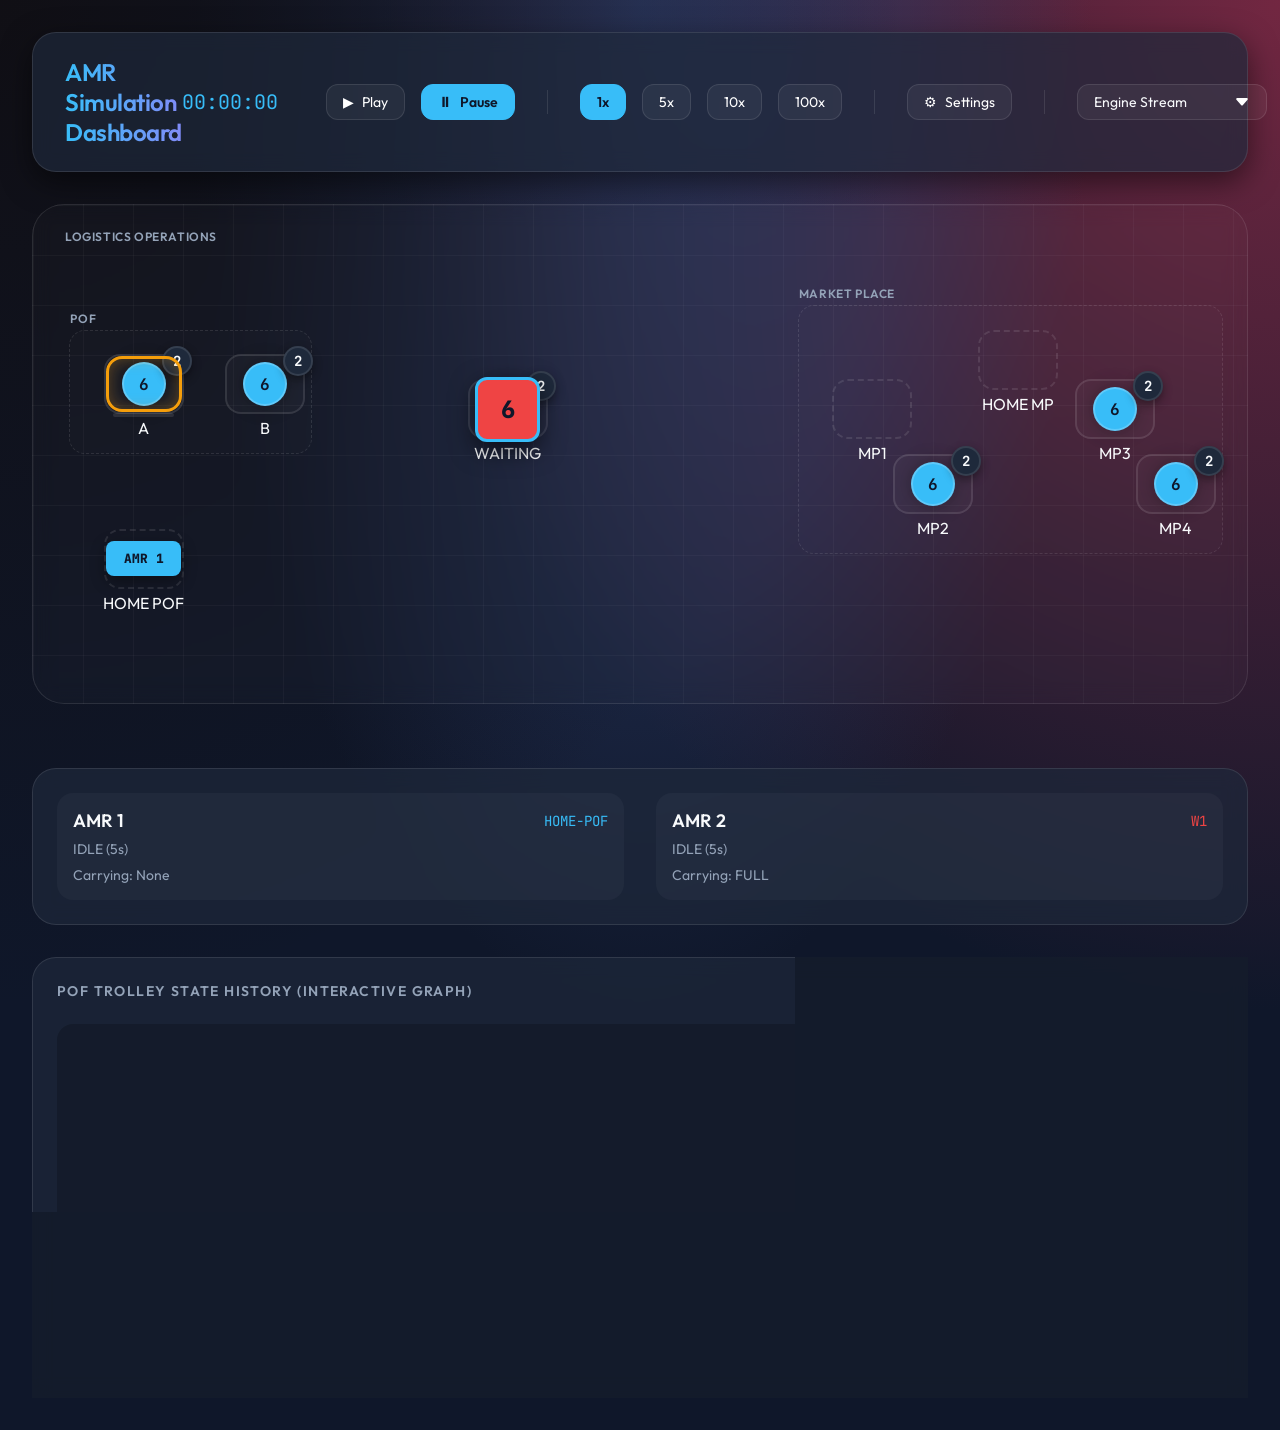
<file: index.html>
<!DOCTYPE html>
<html lang="en">

<head>
    <meta charset="UTF-8">
    <meta name="viewport" content="width=device-width, initial-scale=1.0">
    <title>AMR Pick-Delivery Simulation</title>
    <link rel="preconnect" href="https://fonts.googleapis.com">
    <link rel="preconnect" href="https://fonts.gstatic.com" crossorigin>
    <link
        href="https://fonts.googleapis.com/css2?family=Outfit:wght@300;400;600&family=JetBrains+Mono:wght@400;600&display=swap"
        rel="stylesheet">
    <link rel="stylesheet" href="style.css">
</head>

<body>
    <header>
        <h1>AMR Simulation Dashboard</h1>
        <div class="controls">
            <div id="sim-time"
                style="font-family: 'JetBrains Mono'; margin-right: 2rem; font-size: 1.25rem; color: var(--accent-blue);">
                00:00:00</div>
            <button id="btn-play"><span>▶</span> Play</button>
            <button id="btn-pause" class="active"><span>⏸</span> Pause</button>
            <div style="width: 1px; height: 24px; background: var(--border); margin: 0 1rem;"></div>
            <button class="btn-speed" data-speed="1">1x</button>
            <button class="btn-speed" data-speed="5">5x</button>
            <button class="btn-speed" data-speed="10">10x</button>
            <button class="btn-speed" data-speed="100">100x</button>
            <div style="width: 1px; height: 24px; background: var(--border); margin: 0 1rem;"></div>
            <a href="config.html" class="nav-link"><span>⚙</span> Settings</a>
            <div style="width: 1px; height: 24px; background: var(--border); margin: 0 1rem;"></div>
            <select id="stream-selector">
                <option value="engine">Engine Stream</option>
                <option value="transmission">Transmission Stream</option>
            </select>
        </div>
    </header>

    <div class="main-grid">
        <div class="panel simulation-map">
            <div class="map-label" style="top: 1.5rem; left: 2rem;">Logistics Operations</div>

            <!-- Visual Zones -->
            <div class="map-zone" id="zone-pof">
                <div class="map-label" style="top: -1.2rem; left: 0;">POF</div>
            </div>
            <div class="map-zone" id="zone-mp">
                <div class="map-label" style="top: -1.2rem; left: 0;">Market Place</div>
            </div>

            <!-- POF Area -->
            <div class="station-container" id="station-POF-A">
                <div class="station-box">
                    <div class="indicator"></div>
                    <div class="trolley"></div>
                    <div class="status-badge">0</div>
                    <div class="progress-bar">
                        <div class="progress-fill"></div>
                    </div>
                </div>
                <div class="station-label">A</div>
            </div>
            <div class="station-container" id="station-POF-B">
                <div class="station-box">
                    <div class="indicator"></div>
                    <div class="trolley"></div>
                    <div class="status-badge">0</div>
                    <div class="progress-bar">
                        <div class="progress-fill"></div>
                    </div>
                </div>
                <div class="station-label">B</div>
            </div>

            <!-- Waiting Area -->
            <div class="station-container" id="station-W1">
                <div class="station-box">
                    <div class="trolley"></div>
                    <div class="status-badge">0</div>
                </div>
                <div class="station-label">WAITING</div>
            </div>

            <!-- Home Points -->
            <div class="station-container" id="station-HOME-POF">
                <div class="station-box"></div>
                <div class="station-label">HOME POF</div>
            </div>
            <div class="station-container" id="station-HOME-MP">
                <div class="station-box"></div>
                <div class="station-label">HOME MP</div>
            </div>

            <!-- Market Place Cluster -->
            <div class="station-container" id="station-MP1">
                <div class="station-box">
                    <div class="indicator"></div>
                    <div class="trolley"></div>
                    <div class="status-badge">0</div>
                    <div class="progress-bar">
                        <div class="progress-fill"></div>
                    </div>
                </div>
                <div class="station-label">MP1</div>
            </div>
            <div class="station-container" id="station-MP2">
                <div class="station-box">
                    <div class="indicator"></div>
                    <div class="trolley"></div>
                    <div class="status-badge">0</div>
                    <div class="progress-bar">
                        <div class="progress-fill"></div>
                    </div>
                </div>
                <div class="station-label">MP2</div>
            </div>
            <div class="station-container" id="station-MP3">
                <div class="station-box">
                    <div class="indicator"></div>
                    <div class="trolley"></div>
                    <div class="status-badge">0</div>
                    <div class="progress-bar">
                        <div class="progress-fill"></div>
                    </div>
                </div>
                <div class="station-label">MP3</div>
            </div>
            <div class="station-container" id="station-MP4">
                <div class="station-box">
                    <div class="indicator"></div>
                    <div class="trolley"></div>
                    <div class="status-badge">0</div>
                    <div class="progress-bar">
                        <div class="progress-fill"></div>
                    </div>
                </div>
                <div class="station-label">MP4</div>
            </div>
        </div>

        <div class="panel status-panel" style="grid-column: span 3; margin-top: 2rem;">
            <div class="amr-status-card" id="status-amr1">
                <div class="amr-status-header">
                    <div class="amr-name">AMR 1</div>
                    <div class="amr-location">HOME-POF</div>
                </div>
                <div class="amr-state-text">IDLE</div>
                <div class="amr-state-text carrying">Carrying: None</div>
            </div>
            <div class="amr-status-card" id="status-amr2">
                <div class="amr-status-header">
                    <div class="amr-name">AMR 2</div>
                    <div class="amr-location">W1</div>
                </div>
                <div class="amr-state-text">IDLE</div>
                <div class="amr-state-text carrying">Carrying: Full Trolley</div>
            </div>
        </div>

        <div class="panel graph-panel">
            <div class="panel-title">POF Trolley State History (Interactive Graph)</div>
            <canvas id="state-graph"></canvas>
            <div
                style="font-size: 0.75rem; color: var(--text-secondary); display: flex; gap: 2rem; justify-content: space-between; align-items: center;">
                <div style="display: flex; gap: 2rem;">
                    <div style="display: flex; align-items: center; gap: 0.5rem;">
                        <div style="width: 12px; height: 12px; background: #38bdf8; border-radius: 2px;"></div> POF-A
                        State
                    </div>
                    <div style="display: flex; align-items: center; gap: 0.5rem;">
                        <div style="width: 12px; height: 12px; background: #ef4444; border-radius: 2px;"></div> POF-B
                        State (Dashed)
                    </div>
                    <div>[Scroll to zoom • Drag to pan • Double-click to reset]</div>
                </div>
                <div style="display: flex; gap: 0.5rem;">
                    <button id="btn-export-csv" style="padding: 0.25rem 0.75rem; font-size: 0.75rem;">Export
                        CSV</button>
                    <button id="btn-export-img" style="padding: 0.25rem 0.75rem; font-size: 0.75rem;">Save
                        Image</button>
                </div>
            </div>
        </div>
    </div>
    </div>

    <svg id="transition-layer">
        <defs>
            <marker id="arrowhead" markerWidth="10" markerHeight="7" refX="9" refY="3.5" orient="auto">
                <polygon points="0 0, 10 3.5, 0 7" fill="var(--accent-blue)" />
            </marker>
            <marker id="arrowhead-red" markerWidth="10" markerHeight="7" refX="9" refY="3.5" orient="auto">
                <polygon points="0 0, 10 3.5, 0 7" fill="#ef4444" />
            </marker>
        </defs>
    </svg>

    <div id="amr1" class="amr-icon amr1">1</div>
    <div id="amr2" class="amr-icon amr2">2</div>

    <script>
        const state = {
            isRunning: false,
            speed: 1,
            time: 0,
            lastUpdate: Date.now(),
            stations: {
                'POF-A': { id: 'POF-A', type: 'POF', trolleyState: 2, isConsuming: true, progress: 0 },
                'POF-B': { id: 'POF-B', type: 'POF', trolleyState: 2, isConsuming: false, progress: 0 },
                'W1': { id: 'W1', type: 'WAITING', trolleyState: 2 },
                'HOME-POF': { id: 'HOME-POF', type: 'HOME' },
                'HOME-MP': { id: 'HOME-MP', type: 'HOME' },
                'MP1': { id: 'MP1', type: 'MP', trolleyState: 0, isRefilling: false, progress: 0 },
                'MP2': { id: 'MP2', type: 'MP', trolleyState: 2, isRefilling: false, progress: 0 },
                'MP3': { id: 'MP3', type: 'MP', trolleyState: 2, isRefilling: false, progress: 0 },
                'MP4': { id: 'MP4', type: 'MP', trolleyState: 2, isRefilling: false, progress: 0 }
            },
            amrs: {
                'AMR1': { id: 1, location: 'HOME-POF', target: null, state: 'IDLE', carrying: null, timer: 0 },
                'AMR2': { id: 2, location: 'W1', target: null, state: 'IDLE', carrying: 'FULL', timer: 0 }
            },
            history: [],
            lastDataCapture: 0,
            nextMPIndex: 0,
            mpList: ['MP1', 'MP2', 'MP3', 'MP4'],
            mpRefillQueue: [],
            pofPickQueue: [], // Stations needing an EMPTY pick
            pofPlaceQueue: [], // Stations needing a FULL drop
            activeStream: localStorage.getItem('amr_sim_active_stream') || 'engine'
        };

        // Load correct config based on active stream
        function loadConfig() {
            const stream = state.activeStream;
            const configKey = `amr_sim_config_${stream}`;

            // Unified defaults from config.html
            const ENGINE_DEFAULTS = {
                actionTime: 60,
                pofCycleTime: 600,
                mpCycleTime: 420,
                travelTimes: {
                    'HOME-POF': { 'POF-A': 90, 'POF-B': 100 },
                    'POF-A': { 'MP1': 245, 'MP2': 264, 'MP3': 191, 'MP4': 184, 'HOME-POF': 190 },
                    'POF-B': { 'MP1': 240, 'MP2': 260, 'MP3': 185, 'MP4': 180, 'HOME-POF': 190 },
                    'MP1': { 'W1': 175, 'MP2': 36 },
                    'MP2': { 'W1': 176, 'MP3': 123 },
                    'MP3': { 'W1': 188, 'MP4': 30 },
                    'MP4': { 'W1': 215, 'MP1': 95 },
                    'W1': { 'POF-A': 90, 'POF-B': 85 }
                }
            };

            const TRANS_DEFAULTS = {
                actionTime: 60,
                pofCycleTime: 600,
                mpCycleTime: 420,
                travelTimes: {
                    'HOME-POF': { 'POF-A': 60, 'POF-B': 60 },
                    'POF-A': { 'MP1': 237, 'MP2': 246, 'MP3': 246, 'MP4': 250, 'HOME-POF': 75 },
                    'POF-B': { 'MP1': 232, 'MP2': 240, 'MP3': 240, 'MP4': 245, 'HOME-POF': 75 },
                    'MP1': { 'W1': 334, 'MP2': 22 },
                    'MP2': { 'W1': 343, 'MP3': 123 },
                    'MP3': { 'W1': 246, 'MP4': 30 },
                    'MP4': { 'W1': 371, 'MP1': 95 },
                    'W1': { 'POF-A': 70, 'POF-B': 75 }
                }
            };

            // Auto-save logic: Ensure both configurations exist in localStorage
            if (!localStorage.getItem('amr_sim_config_engine')) {
                // If legacy config exists, use it for engine, otherwise use defaults
                const legacyConfig = JSON.parse(localStorage.getItem('amr_sim_config'));
                localStorage.setItem('amr_sim_config_engine', JSON.stringify(legacyConfig || ENGINE_DEFAULTS));
                console.log('Auto-saved Engine configuration');
            }
            if (!localStorage.getItem('amr_sim_config_transmission')) {
                localStorage.setItem('amr_sim_config_transmission', JSON.stringify(TRANS_DEFAULTS));
                console.log('Auto-saved Transmission configuration');
            }

            // Load the current active config
            state.config = JSON.parse(localStorage.getItem(configKey));
        }

        loadConfig();

        class GraphManager {
            constructor(canvasId) {
                this.canvas = document.getElementById(canvasId);
                this.ctx = this.canvas.getContext('2d');
                this.zoom = 1;
                this.offset = 0;
                this.isDragging = false;
                this.lastMouseX = 0;
                this.padding = { top: 30, right: 30, bottom: 40, left: 50 };

                this.setupEvents();
                this.resize();
            }

            resize() {
                const rect = this.canvas.getBoundingClientRect();
                this.canvas.width = rect.width * window.devicePixelRatio;
                this.canvas.height = rect.height * window.devicePixelRatio;
                this.ctx.scale(window.devicePixelRatio, window.devicePixelRatio);
            }

            setupEvents() {
                this.canvas.addEventListener('wheel', (e) => {
                    e.preventDefault();
                    const zoomSpeed = 0.1;
                    const delta = e.deltaY > 0 ? 1 - zoomSpeed : 1 + zoomSpeed;
                    this.zoom *= delta;
                    this.zoom = Math.max(0.001, Math.min(this.zoom, 50));
                });

                this.canvas.addEventListener('mousedown', (e) => {
                    this.isDragging = true;
                    this.lastMouseX = e.clientX;
                });

                window.addEventListener('mousemove', (e) => {
                    if (this.isDragging) {
                        const dx = e.clientX - this.lastMouseX;
                        this.offset += dx / this.zoom;
                        this.lastMouseX = e.clientX;
                    }
                });

                window.addEventListener('mouseup', () => this.isDragging = false);

                this.canvas.addEventListener('dblclick', () => {
                    this.zoom = 1;
                    this.offset = 0;
                });
            }

            draw(history, currentTime, isRunning, options = {}) {
                if (!history.length) return;
                const { width, height } = this.canvas.getBoundingClientRect();
                const ctx = options.ctx || this.ctx;
                const isLight = options.theme === 'light';

                const chartWidth = width - this.padding.left - this.padding.right;
                const chartHeight = height - this.padding.top - this.padding.bottom;
                const timeWindow = 300; // Default view window in seconds
                const pixelsPerSecond = (chartWidth / timeWindow) * this.zoom;
                const visibleTimeRange = chartWidth / pixelsPerSecond;

                // Auto-fit logic
                if (isRunning && !options.ctx) {
                    if (currentTime <= visibleTimeRange) {
                        this.offset = 0;
                    } else {
                        this.offset = visibleTimeRange - currentTime;
                    }
                }

                if (isLight) {
                    ctx.fillStyle = '#ffffff';
                    ctx.fillRect(0, 0, width, height);
                } else {
                    ctx.clearRect(0, 0, width, height);
                }

                // Color Configuration
                const axisColor = isLight ? 'rgba(0,0,0,0.8)' : 'rgba(255, 255, 255, 0.2)';
                const gridColor = isLight ? 'rgba(0,0,0,0.1)' : 'rgba(255, 255, 255, 0.1)';
                const textColor = isLight ? '#000000' : 'rgba(255, 255, 255, 0.5)';

                // Draw Axes
                ctx.strokeStyle = axisColor;
                ctx.lineWidth = 1;
                ctx.beginPath();
                ctx.moveTo(this.padding.left, this.padding.top);
                ctx.lineTo(this.padding.left, height - this.padding.bottom);
                ctx.lineTo(width - this.padding.right, height - this.padding.bottom);
                ctx.stroke();

                // Draw Y-Axis Grid & Labels
                ctx.fillStyle = textColor;
                ctx.font = '10px JetBrains Mono';
                ctx.textAlign = 'right';
                const yLabels = ['No', 'Empty', 'Full'];
                for (let i = 0; i <= 2; i++) {
                    const y = height - this.padding.bottom - (i / 2) * chartHeight;
                    ctx.fillText(yLabels[i], this.padding.left - 10, y + 4);
                    ctx.beginPath();
                    ctx.strokeStyle = gridColor;
                    ctx.setLineDash([5, 5]);
                    ctx.moveTo(this.padding.left, y);
                    ctx.lineTo(width - this.padding.right, y);
                    ctx.stroke();
                    ctx.setLineDash([]);
                }

                // Draw X-Axis Time Labels
                ctx.fillStyle = textColor;
                ctx.strokeStyle = axisColor;
                ctx.textAlign = 'center';
                const startTime = -this.offset;
                const endTime = startTime + (chartWidth / pixelsPerSecond);
                const timeStep = Math.max(1, Math.pow(10, Math.floor(Math.log10(50 / this.zoom))) * 5); // Adaptive tick frequency

                const firstTick = Math.ceil(startTime / timeStep) * timeStep;
                for (let t = firstTick; t <= endTime; t += timeStep) {
                    const x = this.padding.left + (t + this.offset) * pixelsPerSecond;
                    if (x < this.padding.left || x > width - this.padding.right) continue;

                    ctx.fillText(formatTime(t), x, height - 10);
                    ctx.beginPath();
                    ctx.moveTo(x, height - this.padding.bottom);
                    ctx.lineTo(x, height - this.padding.bottom + 5);
                    ctx.stroke();
                }

                // Draw Lines
                ctx.save();
                ctx.beginPath();
                ctx.rect(this.padding.left, 0, chartWidth, height - this.padding.bottom);
                ctx.clip();

                const getX = (t) => this.padding.left + (t + this.offset) * pixelsPerSecond;
                const getY = (s) => height - this.padding.bottom - (s / 2) * chartHeight;

                // Only draw points that are visible (plus some margin)
                const visibleHistory = history.filter(d => {
                    const x = getX(d.t);
                    return x >= this.padding.left - 50 && x <= width - this.padding.right + 50;
                });

                if (visibleHistory.length > 0) {
                    // Draw POF-A (Cyan)
                    ctx.strokeStyle = '#38bdf8';
                    ctx.lineWidth = 2;
                    ctx.beginPath();
                    visibleHistory.forEach((d, i) => {
                        const x = getX(d.t);
                        const y = getY(d.pofA);
                        if (i === 0) ctx.moveTo(x, y);
                        else ctx.lineTo(x, y);
                    });
                    ctx.stroke();

                    // Draw POF-B (Red - Dashed)
                    ctx.strokeStyle = '#ef4444';
                    ctx.setLineDash([5, 5]);
                    ctx.beginPath();
                    visibleHistory.forEach((d, i) => {
                        const x = getX(d.t);
                        const y = getY(d.pofB);
                        if (i === 0) ctx.moveTo(x, y);
                        else ctx.lineTo(x, y);
                    });
                    ctx.stroke();
                    ctx.setLineDash([]);
                }

                // Draw Legend
                const legendX = width - this.padding.right - 80;
                const legendY = this.padding.top + 10;
                ctx.textAlign = 'left';
                ctx.font = '10px JetBrains Mono';

                // Legend Item 1 (POF-A)
                ctx.strokeStyle = '#38bdf8';
                ctx.lineWidth = 2;
                ctx.beginPath(); ctx.moveTo(legendX, legendY); ctx.lineTo(legendX + 20, legendY); ctx.stroke();
                ctx.fillStyle = textColor;
                ctx.fillText('POF-A', legendX + 25, legendY + 3);

                // Legend Item 2 (POF-B)
                ctx.strokeStyle = '#ef4444';
                ctx.setLineDash([3, 3]);
                ctx.beginPath(); ctx.moveTo(legendX, legendY + 15); ctx.lineTo(legendX + 20, legendY + 15); ctx.stroke();
                ctx.setLineDash([]);
                ctx.fillText('POF-B', legendX + 25, legendY + 18);

                ctx.restore();
            }
        }

        function exportCSV() {
            if (!state.history.length) return alert('No data to export.');
            let csv = 'Time (s),POF-A State,POF-B State\n';
            state.history.forEach(d => {
                csv += `${d.t.toFixed(2)},${d.pofA},${d.pofB}\n`;
            });
            const blob = new Blob([csv], { type: 'text/csv' });
            const url = window.URL.createObjectURL(blob);
            const a = document.createElement('a');
            a.setAttribute('hidden', '');
            a.setAttribute('href', url);
            a.setAttribute('download', `amr_sim_data_${new Date().toISOString().slice(0, 19).replace(/[:T]/g, '-')}.csv`);
            document.body.appendChild(a);
            a.click();
            document.body.removeChild(a);
        }

        function exportImage() {
            if (!state.history.length) return alert('No data to export.');
            const canvas = document.getElementById('state-graph');
            const offscreen = document.createElement('canvas');
            const rect = canvas.getBoundingClientRect();
            offscreen.width = rect.width * window.devicePixelRatio;
            offscreen.height = rect.height * window.devicePixelRatio;
            const ctx = offscreen.getContext('2d');
            ctx.scale(window.devicePixelRatio, window.devicePixelRatio);

            // Draw with light theme on white background
            graphManager.draw(state.history, state.time, state.isRunning, { ctx, theme: 'light' });

            const link = document.createElement('a');
            link.download = `amr_sim_graph_${new Date().toISOString().slice(0, 19).replace(/[:T]/g, '-')}.png`;
            link.href = offscreen.toDataURL('image/png');
            link.click();
        }

        let graphManager;

        function getPartsCount(station) {
            if (station.trolleyState === 0) return null;
            if (station.isConsuming) return Math.ceil(6 * (1 - station.progress / 100));
            if (station.isRefilling) return Math.floor(6 * (station.progress / 100));
            return station.trolleyState === 2 ? 6 : 0;
        }

        function formatTime(s) {
            const h = Math.floor(s / 3600);
            const m = Math.floor((s % 3600) / 60);
            const sec = Math.floor(s % 60);
            return `${h.toString().padStart(2, '0')}:${m.toString().padStart(2, '0')}:${sec.toString().padStart(2, '0')}`;
        }

        function updateUI() {
            document.getElementById('sim-time').textContent = formatTime(state.time);

            for (const [id, station] of Object.entries(state.stations)) {
                const el = document.getElementById(`station-${id}`);
                if (!el) continue;

                const box = el.querySelector('.station-box');
                const trolley = el.querySelector('.trolley');
                const badge = el.querySelector('.status-badge');
                const indicator = el.querySelector('.indicator');
                const progress = el.querySelector('.progress-bar');
                const fill = el.querySelector('.progress-fill');

                if (station.trolleyState > 0) {
                    box.classList.add('has-trolley');
                    if (trolley) {
                        trolley.classList.remove('hidden');
                        trolley.className = 'trolley ' + (station.trolleyState === 1 ? 'empty' : 'full');
                        trolley.textContent = getPartsCount(station);
                    }
                    if (badge) {
                        badge.classList.remove('hidden');
                        badge.textContent = station.trolleyState;
                    }
                } else {
                    box.classList.remove('has-trolley');
                    if (trolley) {
                        trolley.classList.add('hidden');
                        trolley.textContent = '';
                    }
                    if (badge) badge.classList.add('hidden');
                }

                if (badge) {
                    badge.classList.add('hidden');
                }

                if (badge) {
                    badge.className = 'status-badge ' + (station.trolleyState === 0 ? 'hidden' : '');
                }

                if (indicator) {
                    indicator.style.display = 'block';
                    indicator.className = 'indicator ' +
                        (station.isConsuming ? 'consuming' : '') +
                        (station.isRefilling ? 'refilling' : '');
                }

                if (progress) {
                    const isActive = station.isConsuming || station.isRefilling;
                    progress.style.display = isActive ? 'block' : 'none';
                    if (fill) fill.style.width = (station.progress || 0) + '%';
                }
            }

            for (const [id, amr] of Object.entries(state.amrs)) {
                const el = document.getElementById(id.toLowerCase());
                const statusCard = document.getElementById(`status-${id.toLowerCase()}`);
                const stationEl = document.getElementById(`station-${amr.location}`);

                if (stationEl && el) {
                    const boxRect = stationEl.querySelector('.station-box').getBoundingClientRect();
                    const scrollX = window.scrollX;
                    const scrollY = window.scrollY;

                    const width = amr.carrying ? 65 : 75;
                    const height = amr.carrying ? 65 : 35;

                    el.style.width = width + 'px';
                    el.style.height = height + 'px';
                    el.style.left = (boxRect.left + scrollX + boxRect.width / 2 - width / 2) + 'px';
                    el.style.top = (boxRect.top + scrollY + boxRect.height / 2 - height / 2) + 'px';

                    // Hide AMR icon during movement
                    if (amr.state === 'MOVING') {
                        el.style.display = 'none';
                    } else {
                        el.style.display = 'flex';
                    }

                    // Update carrying classes and content
                    el.classList.toggle('carrying', !!amr.carrying);
                    el.classList.toggle('carrying-full', amr.carrying === 'FULL');
                    el.classList.toggle('carrying-empty', amr.carrying === 'EMPTY');
                    el.textContent = amr.carrying ? (amr.carrying === 'FULL' ? '6' : '0') : `AMR ${amr.id}`;
                    el.style.fontSize = amr.carrying ? "1.5rem" : "0.8rem";
                }

                if (statusCard) {
                    statusCard.querySelector('.amr-location').textContent = amr.location + (amr.target ? ` → ${amr.target}` : '');
                    statusCard.querySelectorAll('.amr-state-text')[0].textContent = amr.state + (amr.timer > 0 ? ` (${Math.ceil(amr.timer)}s)` : '');
                    statusCard.querySelector('.carrying').textContent = `Carrying: ${amr.carrying || 'None'}`;
                }
            }

            updateTransitionAnimations();
        }

        function updateTransitionAnimations() {
            const svg = document.getElementById('transition-layer');
            // Remove all existing paths and labels (keep defs)
            const children = Array.from(svg.children);
            children.forEach(child => {
                if (child.tagName !== 'defs') svg.removeChild(child);
            });

            for (const [id, amr] of Object.entries(state.amrs)) {
                if (amr.state === 'MOVING' && amr.target) {
                    const fromStation = state.stations[amr.location];
                    const toStation = state.stations[amr.target];

                    if (!fromStation || !toStation) continue;

                    // Filter transitions: MP->W1, W1->POF, POF->HOME, POF->MP
                    const fType = fromStation.type;
                    const tType = toStation.type;
                    const isValidTransition =
                        (fType === 'HOME' && tType === 'POF') ||
                        (fType === 'MP' && tType === 'WAITING') ||
                        (fType === 'WAITING' && tType === 'POF') ||
                        (fType === 'POF' && tType === 'HOME') ||
                        (fType === 'POF' && tType === 'MP') ||
                        (fType === 'MP' && tType === 'MP') ||
                        (fType === 'HOME' && tType === 'MP') ||
                        (fType === 'MP' && tType === 'HOME');

                    if (!isValidTransition) continue;

                    const fromEl = document.getElementById(`station-${amr.location}`);
                    const toEl = document.getElementById(`station-${amr.target}`);

                    if (fromEl && toEl) {
                        const fromRect = fromEl.querySelector('.station-box').getBoundingClientRect();
                        const toRect = toEl.querySelector('.station-box').getBoundingClientRect();
                        const scrollX = window.scrollX;
                        const scrollY = window.scrollY;

                        const x1 = fromRect.left + scrollX + fromRect.width / 2;
                        const y1 = fromRect.top + scrollY + fromRect.height / 2;
                        const x2 = toRect.left + scrollX + toRect.width / 2;
                        const y2 = toRect.top + scrollY + toRect.height / 2;

                        // Calculate interpolation
                        const progress = amr.initialTimer > 0 ? 1 - (amr.timer / amr.initialTimer) : 0;
                        const curX = x1 + (x2 - x1) * progress;
                        const curY = y1 + (y2 - y1) * progress;

                        // Draw path
                        const path = document.createElementNS("http://www.w3.org/2000/svg", "path");
                        path.setAttribute("d", `M ${x1} ${y1} L ${x2} ${y2}`);
                        path.setAttribute("class", `transition-path amr${amr.id}`);
                        path.setAttribute("marker-end", amr.id === 2 ? "url(#arrowhead-red)" : "url(#arrowhead)");
                        svg.appendChild(path);

                        // Draw moving label/icon
                        const g = document.createElementNS("http://www.w3.org/2000/svg", "g");

                        const amrSize = amr.carrying ? 60 : 35;
                        const rectWidth = amr.carrying ? amrSize : amrSize + 30; // More space for "AMR #"
                        const rectHeight = amrSize;

                        const rect = document.createElementNS("http://www.w3.org/2000/svg", "rect");
                        rect.setAttribute("x", curX - rectWidth / 2);
                        rect.setAttribute("y", curY - rectHeight / 2);
                        rect.setAttribute("width", rectWidth);
                        rect.setAttribute("height", rectHeight);
                        rect.setAttribute("rx", amr.carrying ? 12 : 8);
                        rect.setAttribute("class", `transition-label-bg amr${amr.id} ${amr.carrying ? 'carrying-' + amr.carrying.toLowerCase() : ''}`);


                        // Add border for carrying status in transition
                        if (amr.carrying === 'FULL') {
                            rect.style.stroke = 'var(--trolley-full)';
                            rect.style.strokeWidth = '3px';
                        } else if (amr.carrying === 'EMPTY') {
                            rect.style.stroke = 'var(--trolley-empty)';
                            rect.style.strokeWidth = '3px';
                        }

                        g.appendChild(rect);

                        const text = document.createElementNS("http://www.w3.org/2000/svg", "text");
                        text.setAttribute("x", curX);
                        text.setAttribute("y", curY);
                        text.setAttribute("class", "transition-label-text amr-dark");
                        text.style.fontSize = amr.carrying ? "1.2rem" : "0.8rem";
                        text.textContent = amr.carrying ? (amr.carrying === 'FULL' ? '6' : '0') : `AMR ${amr.id}`;
                        g.appendChild(text);

                        svg.appendChild(g);
                    }
                }
            }
        }

        function tick() {
            const now = Date.now();
            const dt = ((now - state.lastUpdate) / 1000) * (state.isRunning ? state.speed : 0);
            state.lastUpdate = now;
            state.time += dt;

            // 1. POF Logic
            ['POF-A', 'POF-B'].forEach((id) => {
                const s = state.stations[id];
                if (s.isConsuming && s.trolleyState === 2) {
                    s.progress += (dt / state.config.pofCycleTime) * 100;
                    if (s.progress >= 100) {
                        s.progress = 0;
                        s.trolleyState = 1; // Consumption complete, now empty
                        s.isConsuming = false;
                        if (!state.pofPickQueue.includes(id)) state.pofPickQueue.push(id);

                        // Pass consumption to other POF if it has a full trolley
                        const otherId = id === 'POF-A' ? 'POF-B' : 'POF-A';
                        if (state.stations[otherId].trolleyState === 2) {
                            state.stations[otherId].isConsuming = true;
                        }
                    }
                }
            });

            // 2. MP Refilling Logic
            const activeRefill = Object.values(state.stations).find(s => s.isRefilling);
            if (!activeRefill && state.mpRefillQueue.length > 0) {
                const nextId = state.mpRefillQueue.shift();
                state.stations[nextId].isRefilling = true;
            }

            Object.entries(state.stations).forEach(([id, s]) => {
                if (s.type === 'MP' && s.isRefilling) {
                    s.progress += (dt / state.config.mpCycleTime) * 100;
                    if (s.progress >= 100) {
                        s.progress = 0;
                        s.trolleyState = 2; // Refill complete, now full
                        s.isRefilling = false;
                    }
                }
            });

            // 3. AMR Logic
            Object.entries(state.amrs).forEach(([id, amr]) => {
                if (amr.timer > 0) {
                    amr.timer -= dt;
                    if (amr.timer <= 0) {
                        amr.timer = 0;
                        onTimerComplete(amr);
                    }
                    return;
                }
                if (amr.state === 'IDLE') checkNextTask(amr);
            });

            // Data collection for graph (every 1 second of simulation time)
            if (state.isRunning && state.time - state.lastDataCapture >= 1) {
                state.lastDataCapture = state.time;
                state.history.push({
                    t: state.time,
                    pofA: state.stations['POF-A'].trolleyState,
                    pofB: state.stations['POF-B'].trolleyState
                });
                // Keep history for 1 full day (86,400 seconds)
                if (state.history.length > 86400) state.history.shift();
            }

            updateUI();
            if (graphManager) graphManager.draw(state.history, state.time, state.isRunning);
            requestAnimationFrame(tick);
        }

        // Initialize once
        window.addEventListener('load', () => {
            const streamSelector = document.getElementById('stream-selector');
            streamSelector.value = state.activeStream;
            streamSelector.addEventListener('change', (e) => {
                state.activeStream = e.target.value;
                localStorage.setItem('amr_sim_active_stream', state.activeStream);
                loadConfig();
                console.log(`Switched to ${state.activeStream} stream`);
                // Optional: reset history or simulation state here if desired
            });
        });

        function checkNextTask(amr) {
            const currentStation = state.stations[amr.location];

            // Logic based on current location and carriage status
            switch (currentStation.type) {
                case 'POF':
                    if (amr.carrying === 'EMPTY') {
                        // We just picked up an empty trolley from POF. 
                        // Target is the next available MP station to drop it off.
                        const targetMP = state.mpList[state.nextMPIndex];
                        startMovement(amr, targetMP, () => {
                            amr.state = 'PLACING';
                            amr.timer = state.config.actionTime;
                        });
                        state.nextMPIndex = (state.nextMPIndex + 1) % state.mpList.length;
                    } else {
                        // We just placed a FULL trolley (carrying is null).
                        // Check if there are more empties to pick up at POFs, otherwise go home.
                        // if (state.pofPickQueue.length > 0) {
                        //     const nextPick = state.pofPickQueue.shift();
                        //     startMovement(amr, nextPick, () => {
                        //         amr.state = 'PICKING';
                        //         amr.timer = state.config.actionTime;
                        //     });
                        // } else {
                        startMovement(amr, 'HOME-POF', () => { amr.state = 'IDLE'; });
                        // }
                    }
                    break;

                case 'MP':
                    if (amr.carrying === 'FULL') {
                        // We just picked up a full trolley from MP.
                        // Priority 1: Delivery to an empty POF.
                        // Priority 2: Delivery to Waiting Area (W1).
                        // const emptyPOF = ['POF-A', 'POF-B'].find(p => state.stations[p].trolleyState === 0);
                        // if (emptyPOF) {
                        //     startMovement(amr, emptyPOF, () => {
                        //         amr.state = 'PLACING';
                        //         amr.timer = state.config.actionTime;
                        //     });
                        // } else {
                        startMovement(amr, 'W1', () => {
                            amr.state = 'PLACING';
                            amr.timer = 5;
                        });
                        // }
                    } else {
                        // We just placed an EMPTY trolley (carrying is null).
                        // Look for full trolleys to pick up in MP area.
                        const nextFullMP = state.mpList[state.nextMPIndex];  //state.mpList.find(m => state.stations[m].trolleyState === 2);
                        if (state.stations[nextFullMP].trolleyState === 2) {
                            startMovement(amr, nextFullMP, () => {
                                amr.state = 'PICKING';
                                amr.timer = state.config.actionTime;
                            });
                        } else {
                            startMovement(amr, 'HOME-MP', () => {
                                amr.state = 'IDLE';
                                amr.timer = 5;
                            });
                        }
                    }
                    break;

                case 'WAITING':
                    if (amr.carrying === 'FULL') {
                        // We are waiting at W1 or just picked up from W1.
                        // Wait for a POF to become available.
                        const emptyPOF = ['POF-A', 'POF-B'].find(p => state.stations[p].trolleyState === 0);
                        if (emptyPOF) {
                            state.stations['W1'].trolleyState = 0;
                            startMovement(amr, emptyPOF, () => {
                                amr.state = 'PLACING';
                                amr.timer = state.config.actionTime;
                            });
                        } else {
                            // Still blocked, stay IDLE at W1
                            amr.state = 'IDLE';
                            amr.timer = 5;
                        }
                    } else {
                        // Just dropped off? Check MP for tasks.
                        // const fullMP = state.mpList.find(m => state.stations[m].trolleyState === 2);
                        // if (fullMP) {
                        //     startMovement(amr, fullMP, () => {
                        //         amr.state = 'PICKING';
                        //         amr.timer = state.config.actionTime;
                        //     });
                        // } else {
                        //     startMovement(amr, 'HOME-MP', () => { amr.state = 'IDLE'; });
                        // }
                        console.log(`wrong condition at state WAITING with amr.arrying: ${amr.carrying}`);
                        amr.timer = 60;
                    }
                    break;

                case 'HOME':
                default:
                    // Dispatch from Home
                    if (amr.location === 'HOME-POF') {
                        if (state.pofPickQueue.length > 0) {
                            const target = state.pofPickQueue.shift();
                            startMovement(amr, target, () => {
                                amr.state = 'PICKING';
                                amr.timer = state.config.actionTime;
                            });
                        } else {
                            amr.timer = 5;
                        }
                    } else {
                        const nextFullMP = state.mpList[state.nextMPIndex];  //state.mpList.find(m => state.stations[m].trolleyState === 2);
                        if (state.stations[nextFullMP].trolleyState === 2) {
                            startMovement(amr, nextFullMP, () => {
                                amr.state = 'PICKING';
                                amr.timer = state.config.actionTime;
                            });
                        } else {
                            amr.state = 'IDLE';
                            amr.timer = 5;
                        }
                    }
                    break;
            }
        }

        function startMovement(amr, target, callback) {
            if (amr.location === target) { callback(); return; }
            amr.state = 'MOVING';
            amr.target = target;
            let time = 60;
            if (state.config.travelTimes[amr.location] && state.config.travelTimes[amr.location][target]) {
                time = state.config.travelTimes[amr.location][target];
            } else if (state.config.travelTimes[target] && state.config.travelTimes[target][amr.location]) {
                time = state.config.travelTimes[target][amr.location];
            }
            amr.timer = time;
            amr.initialTimer = time;
            amr.onArrival = callback;
        }

        function onTimerComplete(amr) {
            if (amr.state === 'MOVING') {
                amr.location = amr.target;
                amr.target = null;
                amr.state = 'IDLE';
                if (amr.onArrival) {
                    const cb = amr.onArrival;
                    amr.onArrival = null;
                    cb();
                }
            } else if (amr.state === 'PICKING') {
                const s = state.stations[amr.location];
                if (s.trolleyState > 0) {
                    amr.carrying = (s.trolleyState === 1) ? 'EMPTY' : 'FULL';
                    s.trolleyState = 0;

                }
                amr.state = 'IDLE';
            } else if (amr.state === 'PLACING') {
                const s = state.stations[amr.location];
                if (amr.carrying === 'EMPTY') {
                    amr.carrying = null;
                    s.trolleyState = 1;
                    if (s.type === 'MP') state.mpRefillQueue.push(amr.location);
                } else if (amr.carrying === 'FULL') {
                    if (s.type === 'WAITING') {
                        s.trolleyState = 2;
                    } else {
                        amr.carrying = null;
                        s.trolleyState = 2;
                        // Auto-start consumption if nothing else is consuming
                        if (!state.stations['POF-A'].isConsuming && !state.stations['POF-B'].isConsuming) {
                            s.isConsuming = true;
                        }
                    }
                }
                amr.state = 'IDLE';
            }
        }

        // --- Initialization ---

        window.onload = () => {
            graphManager = new GraphManager('state-graph');

            document.getElementById('btn-play').onclick = () => {
                state.isRunning = true;
                document.getElementById('btn-play').classList.add('active');
                document.getElementById('btn-pause').classList.remove('active');
            };

            document.getElementById('btn-pause').onclick = () => {
                state.isRunning = false;
                document.getElementById('btn-pause').classList.add('active');
                document.getElementById('btn-play').classList.remove('active');
            };

            document.querySelectorAll('.btn-speed').forEach(btn => {
                btn.onclick = () => {
                    state.speed = parseInt(btn.dataset.speed);
                    document.querySelectorAll('.btn-speed').forEach(b => b.classList.remove('active'));
                    btn.classList.add('active');
                };
            });

            document.querySelector('.btn-speed[data-speed="1"]').classList.add('active');

            document.getElementById('btn-export-csv').onclick = exportCSV;
            document.getElementById('btn-export-img').onclick = exportImage;

            requestAnimationFrame(tick);
            window.addEventListener('resize', () => {
                updateUI();
                if (graphManager) graphManager.resize();
            });
            setTimeout(() => {
                updateUI();
                if (graphManager) graphManager.resize();
            }, 100);
        };
    </script>
</body>

</html>
</file>
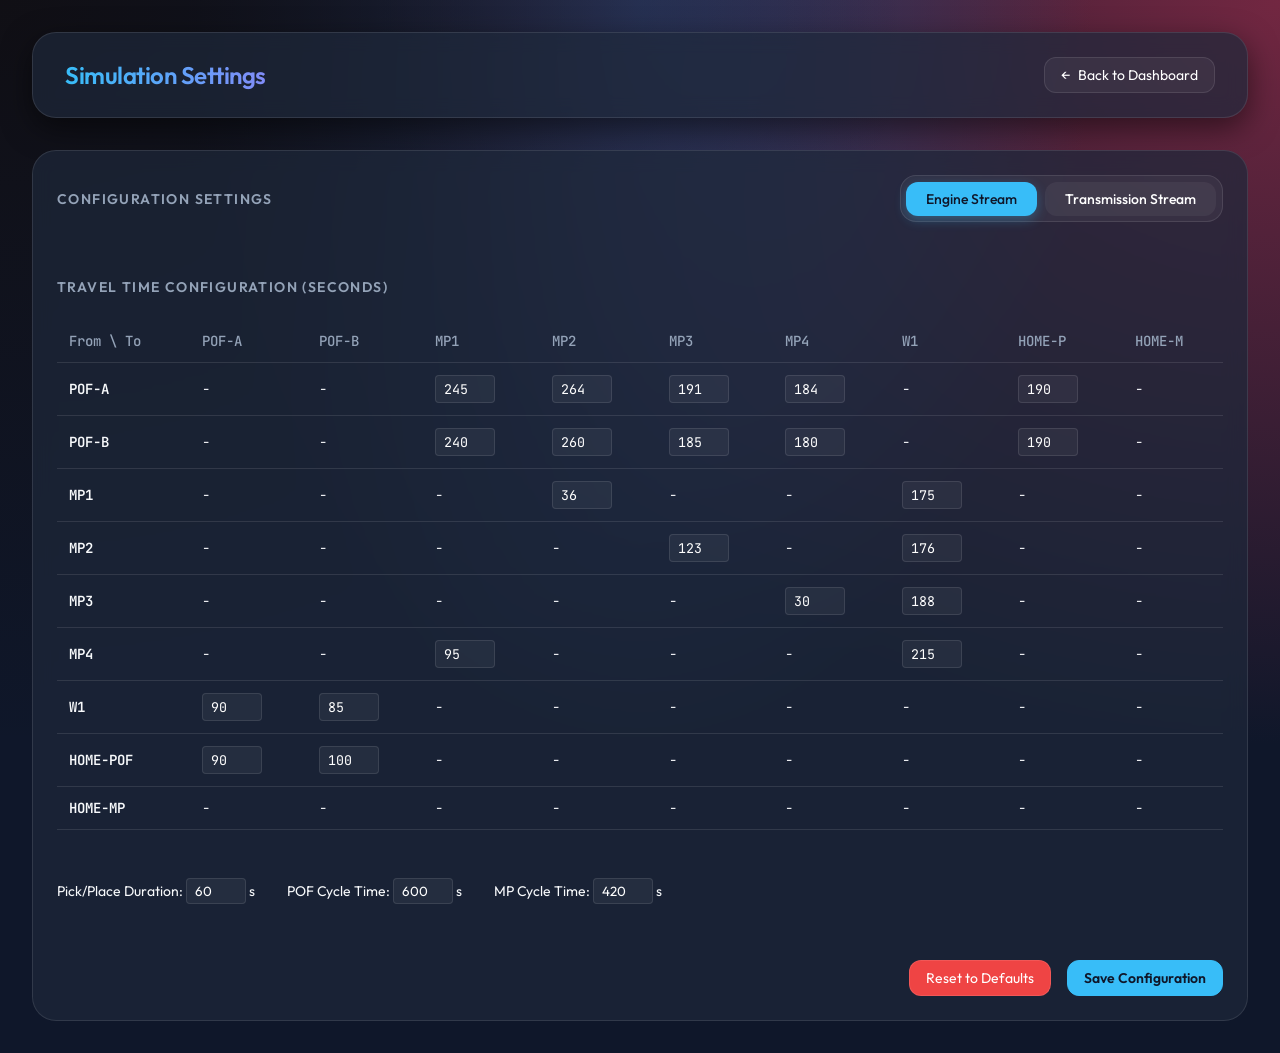
<file: config.html>
<!DOCTYPE html>
<html lang="en">

<head>
    <meta charset="UTF-8">
    <meta name="viewport" content="width=device-width, initial-scale=1.0">
    <title>AMR Simulation Configuration</title>
    <link rel="preconnect" href="https://fonts.googleapis.com">
    <link rel="preconnect" href="https://fonts.gstatic.com" crossorigin>
    <link
        href="https://fonts.googleapis.com/css2?family=Outfit:wght@300;400;600&family=JetBrains+Mono:wght@400;600&display=swap"
        rel="stylesheet">
    <link rel="stylesheet" href="style.css">
</head>

<body>
    <header>
        <h1>Simulation Settings</h1>
        <div class="controls">
            <a href="index.html" class="nav-link"><span>←</span> Back to Dashboard</a>
        </div>
    </header>

    <div class="main-grid">
        <div class="panel config-panel">
            <div style="display: flex; justify-content: space-between; align-items: center; margin-bottom: 1rem;">
                <div class="panel-title">Configuration Settings</div>
                <div class="stream-editor-toggle">
                    <button id="btn-edit-engine">Engine Stream</button>
                    <button id="btn-edit-transmission">Transmission Stream</button>
                </div>
            </div>
            <div class="panel-title" style="margin-top: 1rem;">Travel Time Configuration (Seconds)</div>
            <table id="config-table">
                <thead>
                    <tr>
                        <th>From \ To</th>
                        <th>POF-A</th>
                        <th>POF-B</th>
                        <th>MP1</th>
                        <th>MP2</th>
                        <th>MP3</th>
                        <th>MP4</th>
                        <th>W1</th>
                        <th>HOME-P</th>
                        <th>HOME-M</th>
                    </tr>
                </thead>
                <tbody></tbody>
            </table>
            <div style="margin-top: 1.5rem; display: flex; flex-wrap: wrap; gap: 2rem; font-size: 0.875rem;">
                <div>Pick/Place Duration: <input type="number" id="cfg-action-time" value="30"> s</div>
                <div>POF Cycle Time: <input type="number" id="cfg-pof-time" value="600"> s</div>
                <div>MP Cycle Time: <input type="number" id="cfg-mp-time" value="900"> s</div>
            </div>
            <div style="margin-top: 2rem; display: flex; justify-content: flex-end; gap: 1rem;">
                <button id="btn-reset" style="background: var(--danger);">Reset to Defaults</button>
                <button id="btn-save" class="active">Save Configuration</button>
            </div>
        </div>
    </div>

    <script>
        const ENGINE_TRAVEL_TIMES = {
            'HOME-POF': { 'POF-A': 90, 'POF-B': 100 },
            'POF-A': { 'MP1': 245, 'MP2': 264, 'MP3': 191, 'MP4': 184, 'HOME-POF': 190 },
            'POF-B': { 'MP1': 240, 'MP2': 260, 'MP3': 185, 'MP4': 180, 'HOME-POF': 190 },
            'MP1': { 'W1': 175, 'MP2': 36 },
            'MP2': { 'W1': 176, 'MP3': 123 },
            'MP3': { 'W1': 188, 'MP4': 30 },
            'MP4': { 'W1': 215, 'MP1': 95 },
            'W1': { 'POF-A': 90, 'POF-B': 85 }
        };

        const TRANS_TRAVEL_TIMES = {
            'HOME-POF': { 'POF-A': 60, 'POF-B': 60 },
            'POF-A': { 'MP1': 237, 'MP2': 246, 'MP3': 246, 'MP4': 250, 'HOME-POF': 75 },
            'POF-B': { 'MP1': 232, 'MP2': 240, 'MP3': 240, 'MP4': 245, 'HOME-POF': 75 },
            'MP1': { 'W1': 334, 'MP2': 22 },
            'MP2': { 'W1': 343, 'MP3': 123 },
            'MP3': { 'W1': 246, 'MP4': 30 },
            'MP4': { 'W1': 371, 'MP1': 95 },
            'W1': { 'POF-A': 70, 'POF-B': 75 }
        };

        const DEFAULTS = {
            engine: {
                actionTime: 60,
                pofCycleTime: 600,
                mpCycleTime: 420,
                travelTimes: JSON.parse(JSON.stringify(ENGINE_TRAVEL_TIMES))
            },
            transmission: {
                actionTime: 60,
                pofCycleTime: 600,
                mpCycleTime: 420,
                travelTimes: JSON.parse(JSON.stringify(TRANS_TRAVEL_TIMES))
            }
        };

        let currentEditingStream = 'engine';
        let configs = {
            engine: JSON.parse(localStorage.getItem('amr_sim_config_engine')) ||
                JSON.parse(localStorage.getItem('amr_sim_config')) ||
                JSON.parse(JSON.stringify(DEFAULTS.engine)),
            transmission: JSON.parse(localStorage.getItem('amr_sim_config_transmission')) ||
                JSON.parse(JSON.stringify(DEFAULTS.transmission))
        };

        // Auto-save logic: ensure both configurations exist in localStorage
        if (!localStorage.getItem('amr_sim_config_engine')) {
            localStorage.setItem('amr_sim_config_engine', JSON.stringify(configs.engine));
        }
        if (!localStorage.getItem('amr_sim_config_transmission')) {
            localStorage.setItem('amr_sim_config_transmission', JSON.stringify(configs.transmission));
        }


        function initConfigTable() {
            const config = configs[currentEditingStream];
            const tbody = document.querySelector('#config-table tbody');
            const stations = ['POF-A', 'POF-B', 'MP1', 'MP2', 'MP3', 'MP4', 'W1', 'HOME-POF', 'HOME-MP'];
            tbody.innerHTML = '';
            stations.forEach(from => {
                const tr = document.createElement('tr');
                tr.innerHTML = `<td style="font-weight: 600;">${from}</td>` + stations.map(to => {
                    if (from === to) return `<td>-</td>`;
                    const val = (config.travelTimes[from] && config.travelTimes[from][to]) || null;
                    if (!config.travelTimes[from]) config.travelTimes[from] = {};
                    if (val === null) {
                        return `<td>-</td>`;
                    } else {
                        config.travelTimes[from][to] = val;
                    }
                    return `<td><input type="number" data-from="${from}" data-to="${to}" value="${val}"></td>`;
                }).join('');
                tbody.appendChild(tr);
            });

            document.getElementById('cfg-action-time').value = config.actionTime;
            document.getElementById('cfg-pof-time').value = config.pofCycleTime;
            document.getElementById('cfg-mp-time').value = config.mpCycleTime;

            // Update tab UI
            document.getElementById('btn-edit-engine').classList.toggle('active', currentEditingStream === 'engine');
            document.getElementById('btn-edit-transmission').classList.toggle('active', currentEditingStream === 'transmission');
        }

        function saveCurrentInputs() {
            const config = configs[currentEditingStream];
            const inputs = document.querySelectorAll('#config-table input');
            inputs.forEach(input => {
                const { from, to } = input.dataset;
                if (!config.travelTimes[from]) config.travelTimes[from] = {};
                config.travelTimes[from][to] = parseInt(input.value);
            });

            config.actionTime = parseInt(document.getElementById('cfg-action-time').value);
            config.pofCycleTime = parseInt(document.getElementById('cfg-pof-time').value);
            config.mpCycleTime = parseInt(document.getElementById('cfg-mp-time').value);
        }

        function saveConfig() {
            saveCurrentInputs();
            localStorage.setItem(`amr_sim_config_${currentEditingStream}`, JSON.stringify(configs[currentEditingStream]));
            alert(`${currentEditingStream.charAt(0).toUpperCase() + currentEditingStream.slice(1)} configuration saved!`);
        }

        function resetDefaults() {
            if (confirm(`Are you sure you want to reset ${currentEditingStream} settings to defaults?`)) {
                configs[currentEditingStream] = JSON.parse(JSON.stringify(DEFAULTS[currentEditingStream]));
                initConfigTable();
                localStorage.setItem(`amr_sim_config_${currentEditingStream}`, JSON.stringify(configs[currentEditingStream]));
            }
        }

        window.onload = () => {
            initConfigTable();
            document.getElementById('btn-save').onclick = saveConfig;
            document.getElementById('btn-reset').onclick = resetDefaults;

            document.getElementById('btn-edit-engine').onclick = () => {
                saveCurrentInputs();
                currentEditingStream = 'engine';
                initConfigTable();
            };
            document.getElementById('btn-edit-transmission').onclick = () => {
                saveCurrentInputs();
                currentEditingStream = 'transmission';
                initConfigTable();
            };
        };
    </script>
</body>

</html>
</file>
<file: style.css>
:root {
    --bg-color: #0f172a;
    --card-bg: rgba(30, 41, 59, 0.7);
    --accent-blue: #38bdf8;
    --accent-purple: #818cf8;
    --text-primary: #f8fafc;
    --text-secondary: #94a3b8;
    --success: #10b981;
    --warning: #f59e0b;
    --danger: #ef4444;
    --border: rgba(255, 255, 255, 0.1);
    --trolley-empty: #64748b;
    --trolley-full: #38bdf8;
    --accent-red: #ef4444;
}

* {
    box-sizing: border-box;
    margin: 0;
    padding: 0;
    user-select: none;
}

body {
    font-family: 'Outfit', sans-serif;
    background: var(--bg-color);
    background-image:
        radial-gradient(at 0% 0%, hsla(253, 16%, 7%, 1) 0, transparent 50%),
        radial-gradient(at 50% 0%, hsla(225, 39%, 30%, 1) 0, transparent 50%),
        radial-gradient(at 100% 0%, hsla(339, 49%, 30%, 1) 0, transparent 50%);
    color: var(--text-primary);
    min-height: 100vh;
    padding: 2rem;
    display: flex;
    flex-direction: column;
    gap: 2rem;
    overflow-x: hidden;
}

header {
    display: flex;
    justify-content: space-between;
    align-items: center;
    backdrop-filter: blur(10px);
    background: var(--card-bg);
    padding: 1.5rem 2rem;
    border-radius: 1.5rem;
    border: 1px solid var(--border);
    box-shadow: 0 10px 30px rgba(0, 0, 0, 0.5);
}

h1 {
    font-size: 1.5rem;
    font-weight: 600;
    letter-spacing: -0.02em;
    background: linear-gradient(90deg, #38bdf8, #818cf8);
    -webkit-background-clip: text;
    -webkit-text-fill-color: transparent;
}

.controls {
    display: flex;
    gap: 1rem;
    align-items: center;
}

button,
.nav-link {
    background: rgba(255, 255, 255, 0.05);
    border: 1px solid var(--border);
    color: white;
    padding: 0.5rem 1rem;
    border-radius: 0.75rem;
    cursor: pointer;
    transition: all 0.2s;
    font-family: inherit;
    display: flex;
    align-items: center;
    gap: 0.5rem;
    text-decoration: none;
    font-size: 0.875rem;
}

button:hover,
.nav-link:hover {
    background: rgba(255, 255, 255, 0.1);
    transform: translateY(-2px);
}

button.active {
    background: var(--accent-blue);
    border-color: var(--accent-blue);
    color: var(--bg-color);
    font-weight: 600;
}

#stream-selector {
    background: rgba(255, 255, 255, 0.05);
    color: var(--text-primary);
    border: 1px solid var(--border);
    padding: 0.5rem 1rem;
    border-radius: 0.75rem;
    font-family: inherit;
    font-size: 0.875rem;
    cursor: pointer;
    transition: all 0.2s;
    outline: none;
    appearance: none;
    -webkit-appearance: none;
    background-image: url("data:image/svg+xml,%3Csvg xmlns='http://www.w3.org/2000/svg' width='16' height='16' fill='white' viewBox='0 0 16 16'%3E%3Cpath d='M7.247 11.14 2.451 5.658C1.885 5.013 2.345 4 3.204 4h9.592a1 1 0 0 1 .753 1.659l-4.796 5.48a1 1 0 0 1-1.506 0z'/%3E%3C/svg%3E");
    background-repeat: no-repeat;
    background-position: calc(100% - 1rem) center;
    padding-right: 2.5rem;
}

#stream-selector:hover {
    background-color: rgba(255, 255, 255, 0.1);
}

#stream-selector option {
    background: var(--bg-color);
    color: var(--text-primary);
}

.stream-editor-toggle {
    display: flex;
    gap: 0.5rem;
    background: rgba(255, 255, 255, 0.05);
    padding: 0.35rem;
    border-radius: 1rem;
    border: 1px solid var(--border);
}

.stream-editor-toggle button {
    border: none;
    padding: 0.5rem 1.25rem;
    border-radius: 0.75rem;
    font-weight: 500;
}

.stream-editor-toggle button.active {
    background: var(--accent-blue);
    color: var(--bg-color);
    box-shadow: 0 4px 12px rgba(56, 189, 248, 0.3);
}

.main-grid {
    display: grid;
    grid-template-columns: 1fr 1fr 1fr;
    gap: 2rem;
}

.panel {
    background: var(--card-bg);
    backdrop-filter: blur(10px);
    border: 1px solid var(--border);
    border-radius: 1.5rem;
    padding: 1.5rem;
    display: flex;
    flex-direction: column;
    gap: 1.5rem;
}

.panel-title {
    font-size: 0.875rem;
    font-weight: 600;
    color: var(--text-secondary);
    text-transform: uppercase;
    letter-spacing: 0.1em;
}

.station-grid {
    display: flex;
    gap: 1.5rem;
    flex-wrap: wrap;
    justify-content: center;
}

.station-container {
    position: relative;
    width: 100px;
    height: 120px;
    display: flex;
    flex-direction: column;
    align-items: center;
    gap: 0.5rem;
}

.station-box {
    width: 80px;
    height: 80px;
    border: 2px dashed var(--border);
    border-radius: 1rem;
    display: flex;
    align-items: center;
    justify-content: center;
    position: relative;
    transition: all 0.3s;
}

.station-box.has-trolley {
    border-style: solid;
    background: rgba(255, 255, 255, 0.03);
}

.trolley {
    width: 44px;
    height: 44px;
    border-radius: 50%;
    display: flex;
    align-items: center;
    justify-content: center;
    transition: all 0.3s;
    box-shadow: 0 0 20px rgba(0, 0, 0, 0.3);
    position: relative;
    font-family: 'JetBrains Mono', monospace;
    font-weight: 700;
    font-size: 1rem;
    color: var(--bg-color);
    background: var(--trolley-empty);
    border: 2px solid rgba(255, 255, 255, 0.2);
}

.trolley.full {
    background: var(--trolley-full);
}

.status-badge {
    position: absolute;
    top: -10px;
    right: -10px;
    background: #1e293b;
    border: 2px solid var(--border);
    border-radius: 50%;
    width: 30px;
    height: 30px;
    display: flex;
    align-items: center;
    justify-content: center;
    font-size: 0.875rem;
    font-weight: 700;
    font-family: 'JetBrains Mono', monospace;
    z-index: 5;
    box-shadow: 0 4px 10px rgba(0, 0, 0, 0.4);
    transition: all 0.3s;
}

.status-badge.consuming,
.status-badge.refilling {
    animation: none;
}

.indicator {
    position: absolute;
    width: 100%;
    height: 100%;
    border-radius: 1rem;
    border: 3px solid transparent;
    pointer-events: none;
    z-index: 10;
    transition: all 0.3s;
}

.indicator.consuming {
    border-color: var(--warning);
    box-shadow: inset 0 0 15px rgba(245, 158, 11, 0.3);
    animation: pulse-ring 2s infinite;
}

.indicator.refilling {
    border-color: var(--accent-purple);
    box-shadow: inset 0 0 15px rgba(129, 140, 248, 0.3);
    animation: pulse-ring 2s infinite;
}

@keyframes pulse-ring {
    0% {
        transform: scale(0.95);
        opacity: 0.7;
    }

    50% {
        transform: scale(1.1);
        opacity: 0.3;
    }

    100% {
        transform: scale(0.95);
        opacity: 0.7;
    }
}

.progress-bar {
    position: absolute;
    bottom: -5px;
    left: 10%;
    width: 80%;
    height: 4px;
    background: rgba(255, 255, 255, 0.1);
    border-radius: 2px;
    overflow: hidden;
    display: none;
    z-index: 2;
}

.progress-fill {
    height: 100%;
    width: 0%;
    background: var(--accent-blue);
    transition: width 0.1s linear;
}

.amr-icon {
    position: absolute;
    width: 40px;
    height: 40px;
    background: var(--text-primary);
    color: var(--bg-color);
    border-radius: 8px;
    display: flex;
    align-items: center;
    justify-content: center;
    font-family: 'JetBrains Mono', monospace;
    font-weight: 800;
    box-shadow: 0 5px 15px rgba(0, 0, 0, 0.4);
    z-index: 100;
    transition: all 0.3s cubic-bezier(0.34, 1.56, 0.64, 1);
    pointer-events: none;
    font-size: 1rem;
}

.amr-icon.carrying {
    width: 65px;
    height: 65px;
    border-radius: 12px;
    font-size: 1.5rem;
    box-shadow: 0 8px 25px rgba(0, 0, 0, 0.6);
}

.amr-icon.carrying-empty {
    border: 3px solid var(--trolley-empty);
    filter: saturate(0.4);
    opacity: 0.9;
}


.amr-icon.carrying-full {
    border: 3px solid var(--trolley-full);
}

.amr-icon.amr1 {
    background: var(--accent-blue);
}

.amr-icon.amr2 {
    background: var(--accent-red);
}

/* Simulation Map Layout */
.simulation-map {
    position: relative;
    grid-column: span 3;
    background: rgba(255, 255, 255, 0.02);
    border: 1px solid var(--border);
    border-radius: 2rem;
    height: 500px;
    overflow: hidden;
    background-image:
        linear-gradient(rgba(255, 255, 255, 0.03) 1px, transparent 1px),
        linear-gradient(90deg, rgba(255, 255, 255, 0.03) 1px, transparent 1px);
    background-size: 50px 50px;
}

.map-label {
    position: absolute;
    font-size: 0.75rem;
    color: var(--text-secondary);
    font-weight: 600;
    text-transform: uppercase;
    letter-spacing: 0.05em;
    pointer-events: none;
}

.map-zone {
    position: absolute;
    border: 1.5px dashed var(--border);
    background: rgba(255, 255, 255, 0.01);
    border-radius: 1rem;
    pointer-events: none;
    z-index: 0;
}

#zone-pof {
    left: 3%;
    top: 25%;
    width: 20%;
    height: 25%;
}

#zone-mp {
    left: 63%;
    top: 20%;
    width: 35%;
    height: 50%;
}

.station-container {
    position: absolute;
    width: 100px;
    height: 100px;
    display: flex;
    flex-direction: column;
    align-items: center;
    gap: 0.25rem;
    transition: all 0.5s ease;
}

.station-container .station-box {
    width: 80px;
    height: 60px;
}

/* Coordinates based on reference image */
#station-POF-A {
    left: 5%;
    top: 30%;
}

#station-POF-B {
    left: 15%;
    top: 30%;
}

#station-W1 {
    left: 35%;
    top: 35%;
}

#station-HOME-POF {
    left: 5%;
    top: 65%;
}

#station-HOME-MP {
    left: 77%;
    top: 25%;
}

/* MP Cluster (Staggered) */
#station-MP1 {
    left: 65%;
    top: 35%;
}

#station-MP2 {
    left: 70%;
    top: 50%;
}

#station-MP3 {
    left: 85%;
    top: 35%;
}

#station-MP4 {
    left: 90%;
    top: 50%;
}

.market-place {
    grid-column: span 3;
}

.status-panel {
    display: grid;
    grid-template-columns: 1fr 1fr;
    gap: 2rem;
}

.amr-status-card {
    background: rgba(255, 255, 255, 0.03);
    border-radius: 1rem;
    padding: 1rem;
    display: flex;
    flex-direction: column;
    gap: 0.5rem;
}

.amr-status-header {
    display: flex;
    justify-content: space-between;
    align-items: center;
}

.amr-name {
    font-weight: 600;
    font-size: 1.125rem;
}

.amr-location {
    font-family: 'JetBrains Mono', monospace;
    color: var(--accent-blue);
    font-size: 0.875rem;
}

#status-amr2 .amr-location {
    color: var(--accent-red);
}

.amr-state-text {
    font-size: 0.875rem;
    color: var(--text-secondary);
}

.config-panel,
.graph-panel {
    grid-column: span 3;
}

table {
    width: 100%;
    border-collapse: collapse;
    font-family: 'JetBrains Mono', monospace;
    font-size: 0.875rem;
}

th,
td {
    text-align: left;
    padding: 0.75rem;
    border-bottom: 1px solid var(--border);
}

th {
    color: var(--text-secondary);
    font-weight: 500;
}

input {
    background: rgba(255, 255, 255, 0.05);
    border: 1px solid var(--border);
    color: white;
    padding: 0.25rem 0.5rem;
    border-radius: 0.25rem;
    width: 60px;
    font-family: inherit;
}

.hidden {
    display: none !important;
}

#transition-layer {
    position: absolute;
    top: 0;
    left: 0;
    width: 100%;
    height: 100%;
    pointer-events: none;
    z-index: 50;
}

.transition-path {
    stroke: var(--accent-blue);
    stroke-width: 3;
    stroke-dasharray: 10, 10;
    fill: none;
    animation: march 1s linear infinite, blink 1.5s ease-in-out infinite;
}

.transition-path.amr2 {
    stroke: var(--accent-red);
}

@keyframes march {
    from {
        stroke-dashoffset: 20;
    }

    to {
        stroke-dashoffset: 0;
    }
}

@keyframes blink {

    0%,
    100% {
        opacity: 0.3;
    }

    50% {
        opacity: 0.9;
    }
}

.transition-label-bg {
    fill: var(--bg-color);
    stroke: var(--accent-blue);
    stroke-width: 1;
}

.transition-label-text {
    fill: var(--accent-blue);
    font-family: 'JetBrains Mono', monospace;
    font-size: 12px;
    font-weight: bold;
    text-anchor: middle;
    dominant-baseline: middle;
}

.transition-label-bg.amr1 {
    fill: var(--accent-blue);
    stroke: white;
}

.transition-label-bg.amr2 {
    fill: var(--accent-red);
    stroke: white;
}

.transition-label-bg.carrying-empty {
    filter: saturate(0.4);
}

.transition-label-text.amr-dark {

    fill: var(--bg-color);
}

canvas {
    width: 100%;
    height: 300px;
    background: rgba(0, 0, 0, 0.2);
    border-radius: 1rem;
    cursor: crosshair;
}

@media (max-width: 1024px) {
    .main-grid {
        grid-template-columns: 1fr;
    }

    .market-place {
        grid-column: span 1;
    }

    .config-panel,
    .graph-panel {
        grid-column: span 1;
    }

    .status-panel {
        grid-template-columns: 1fr;
    }
}
</file>
